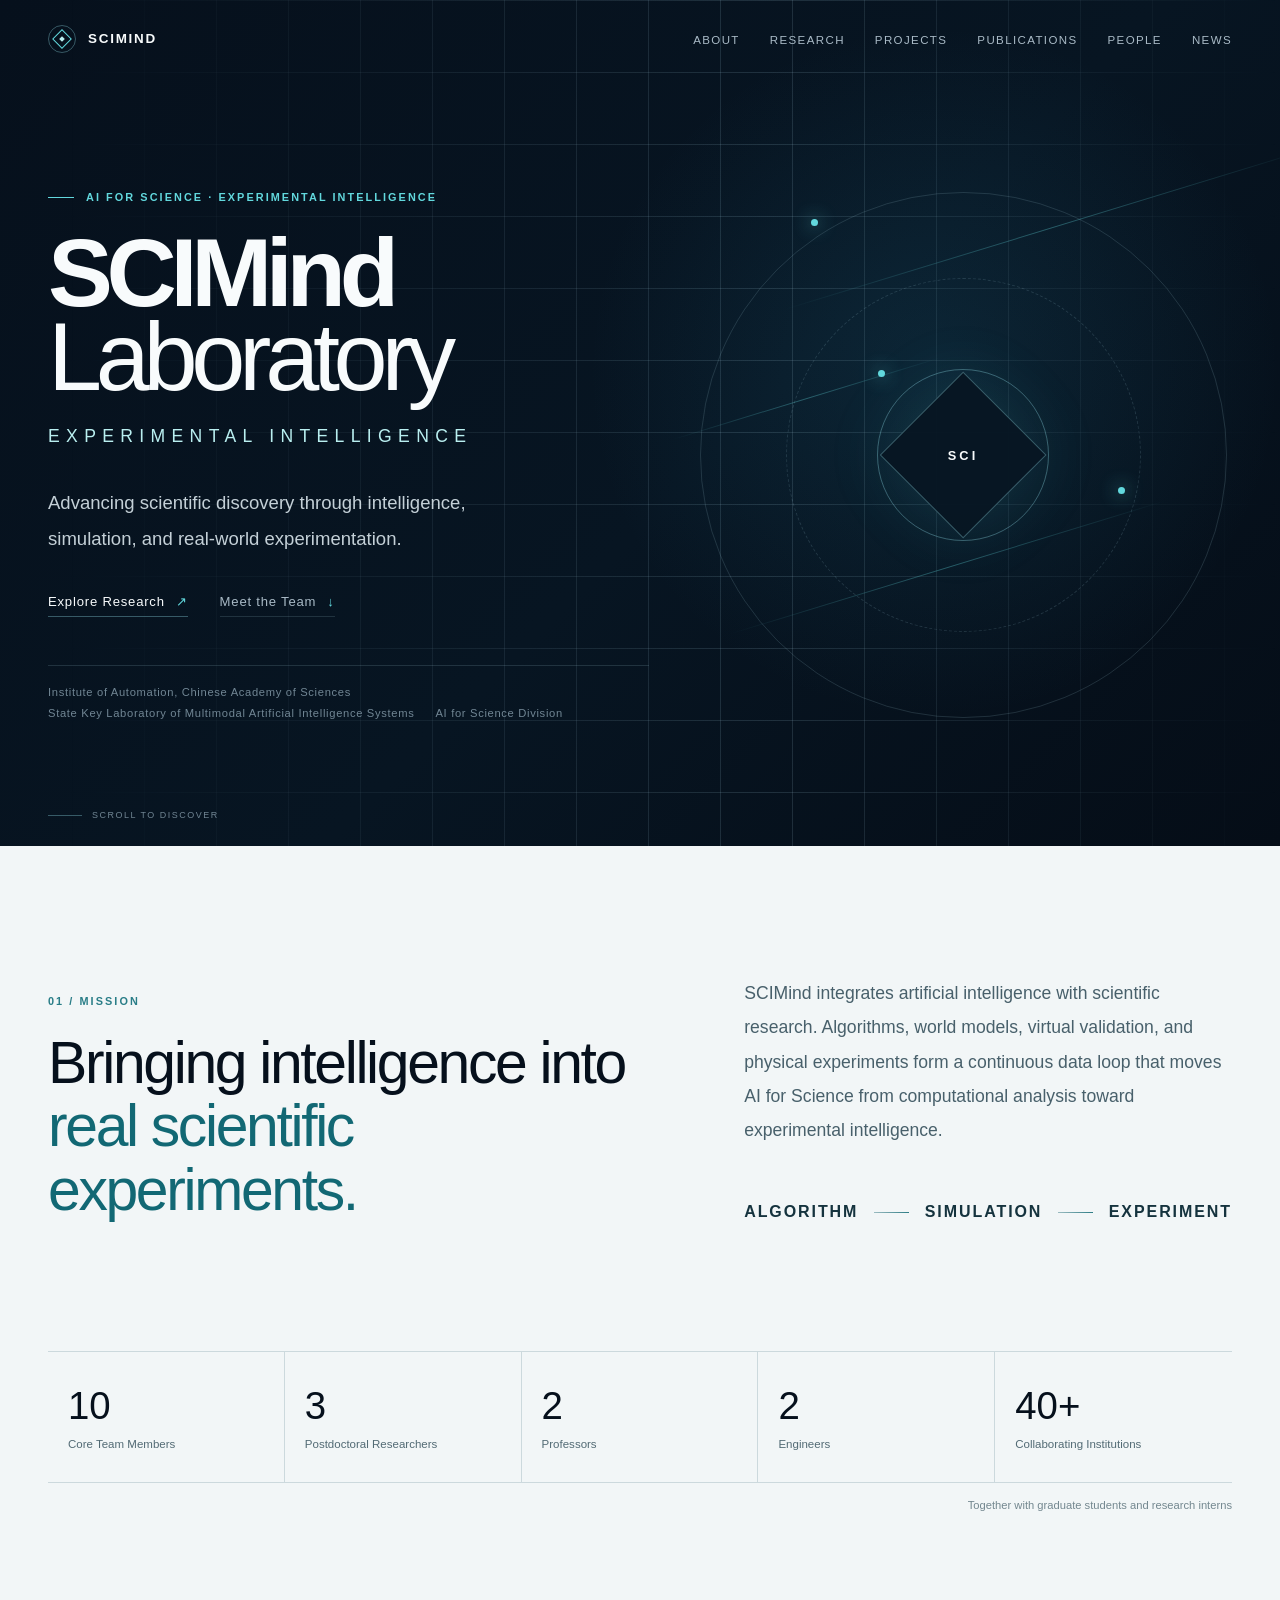
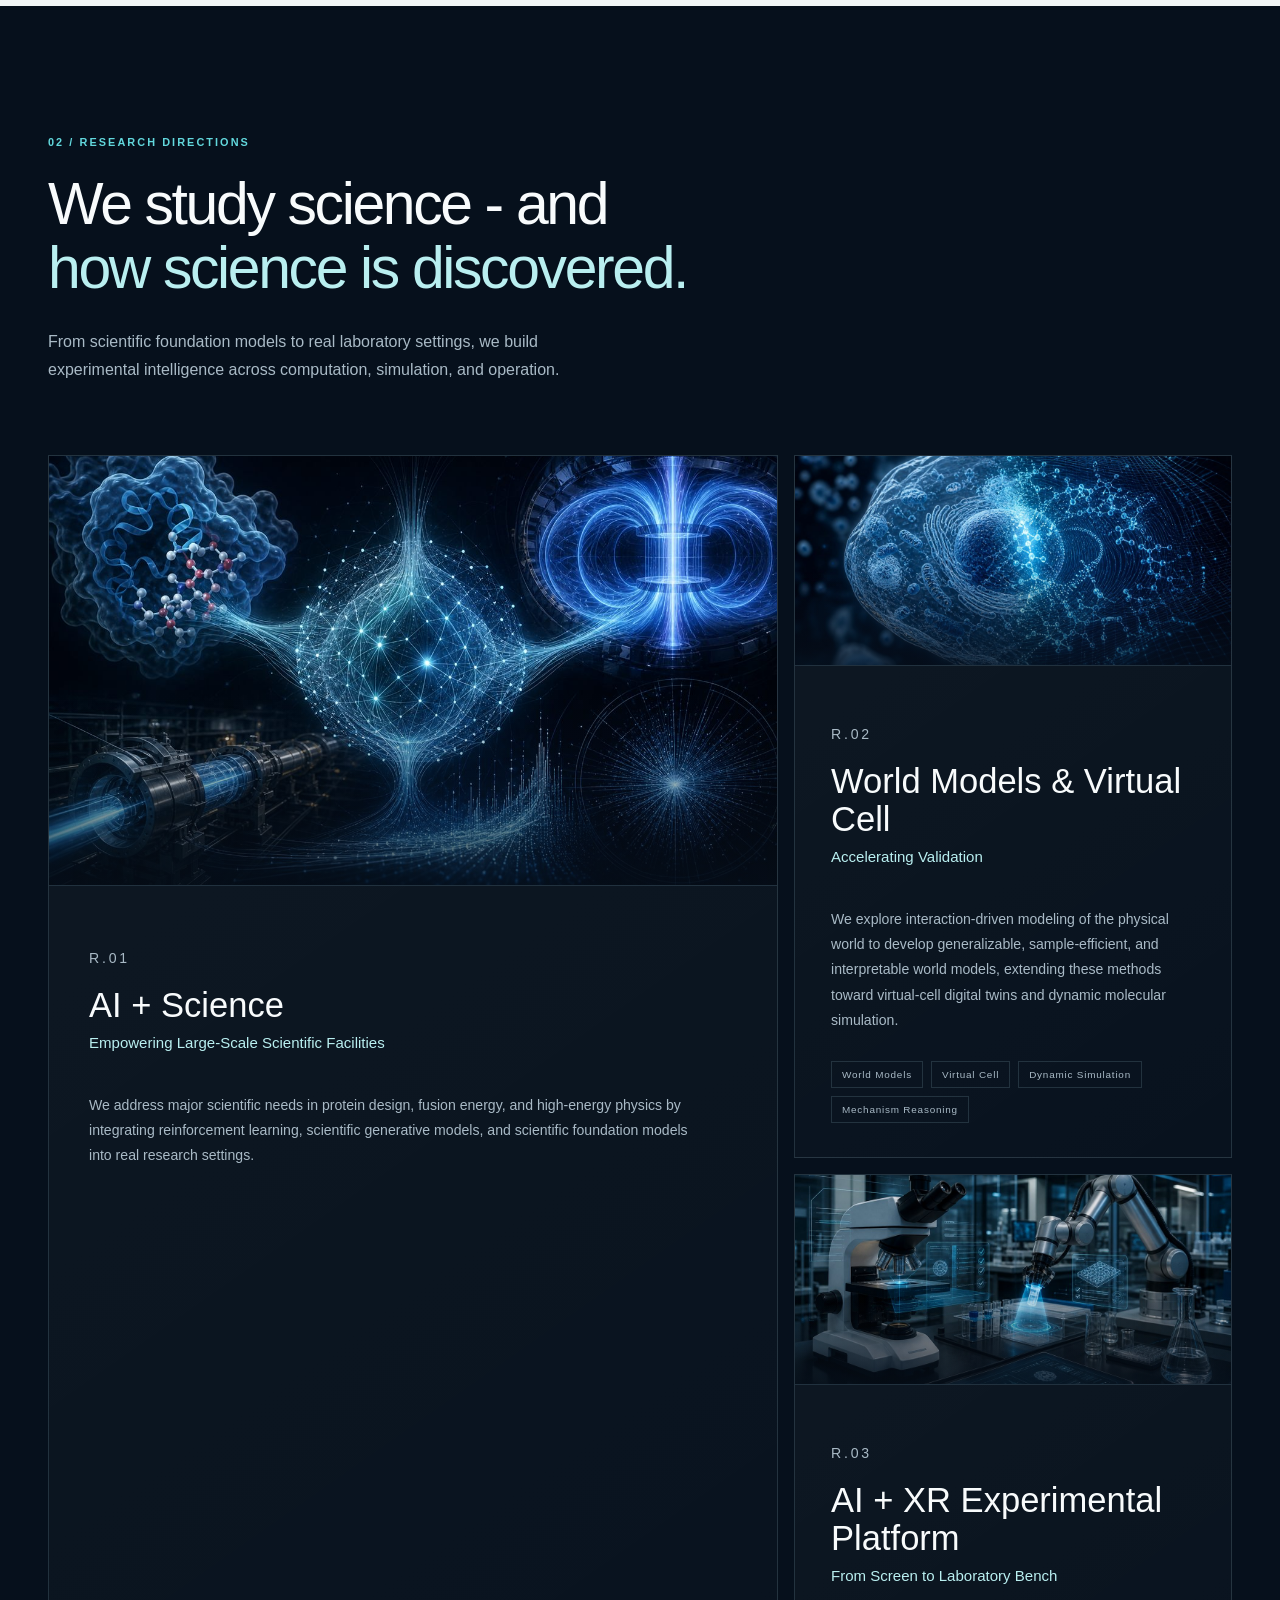
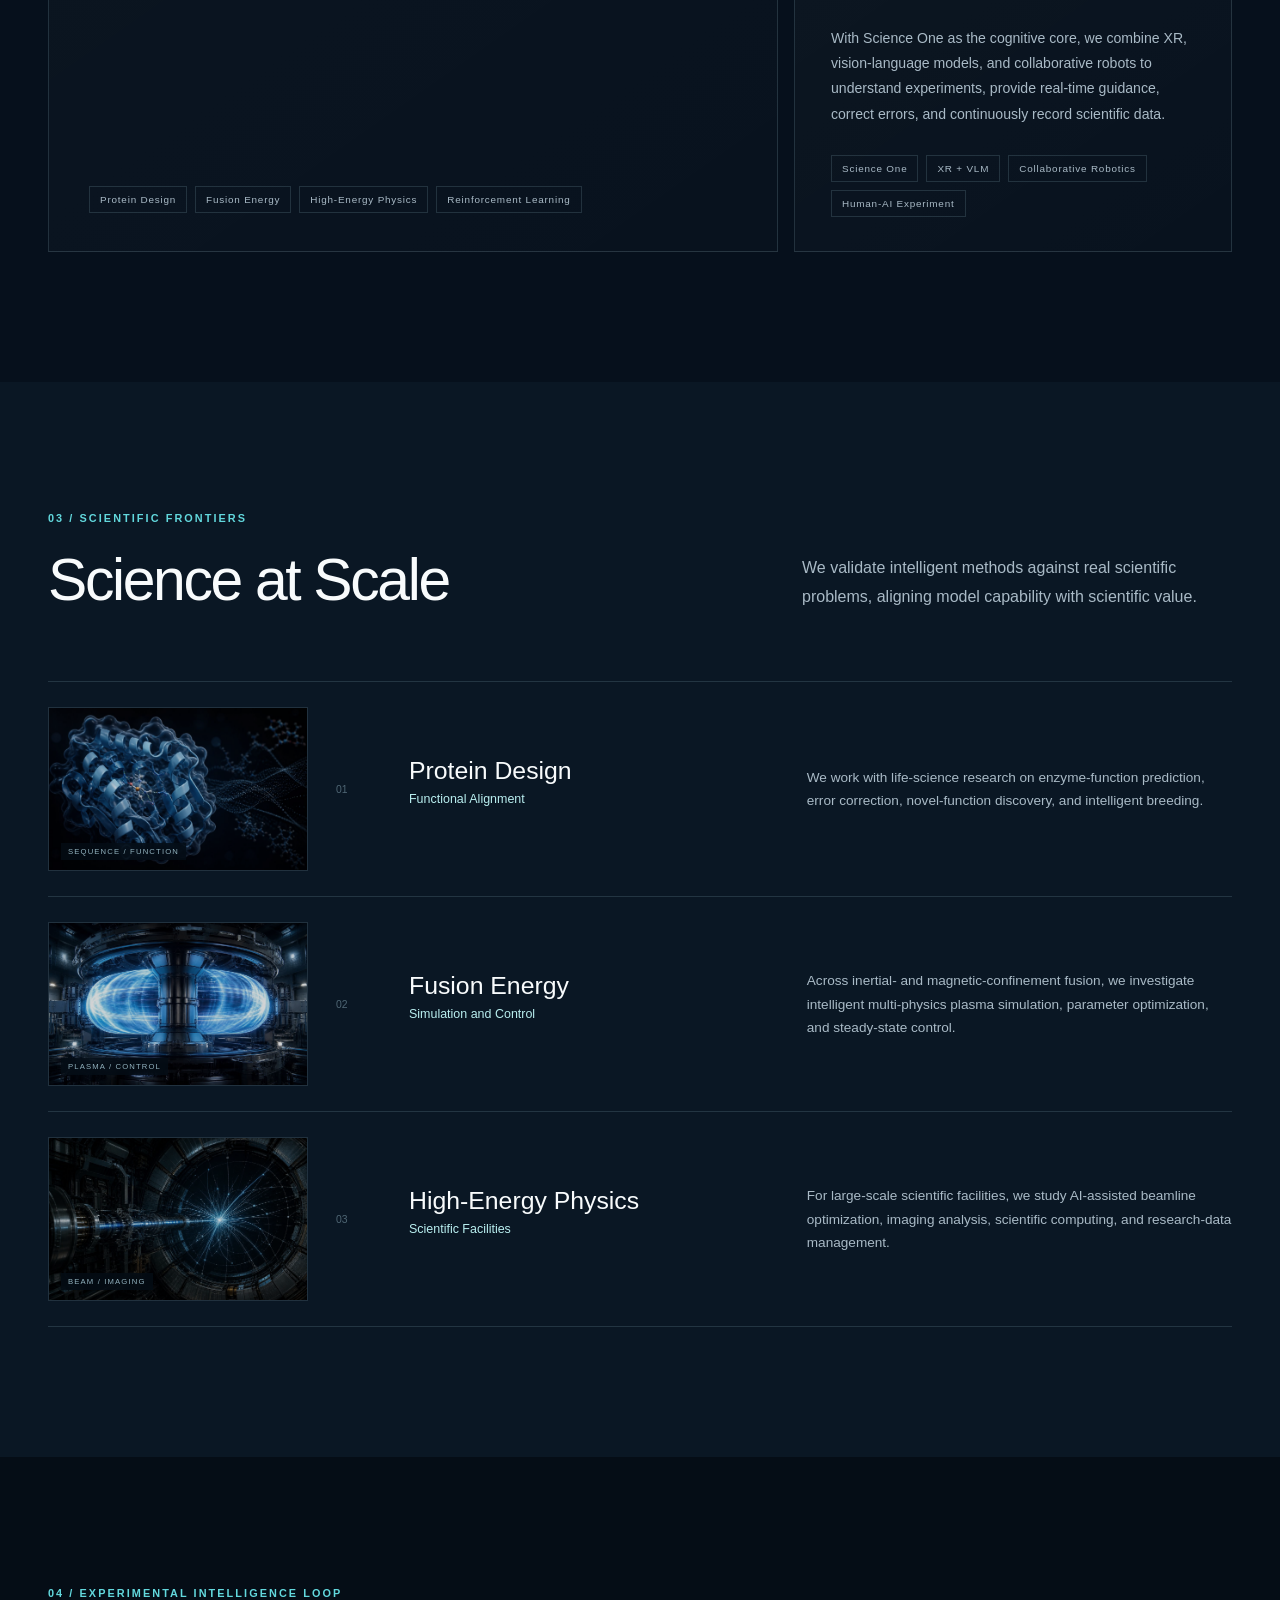
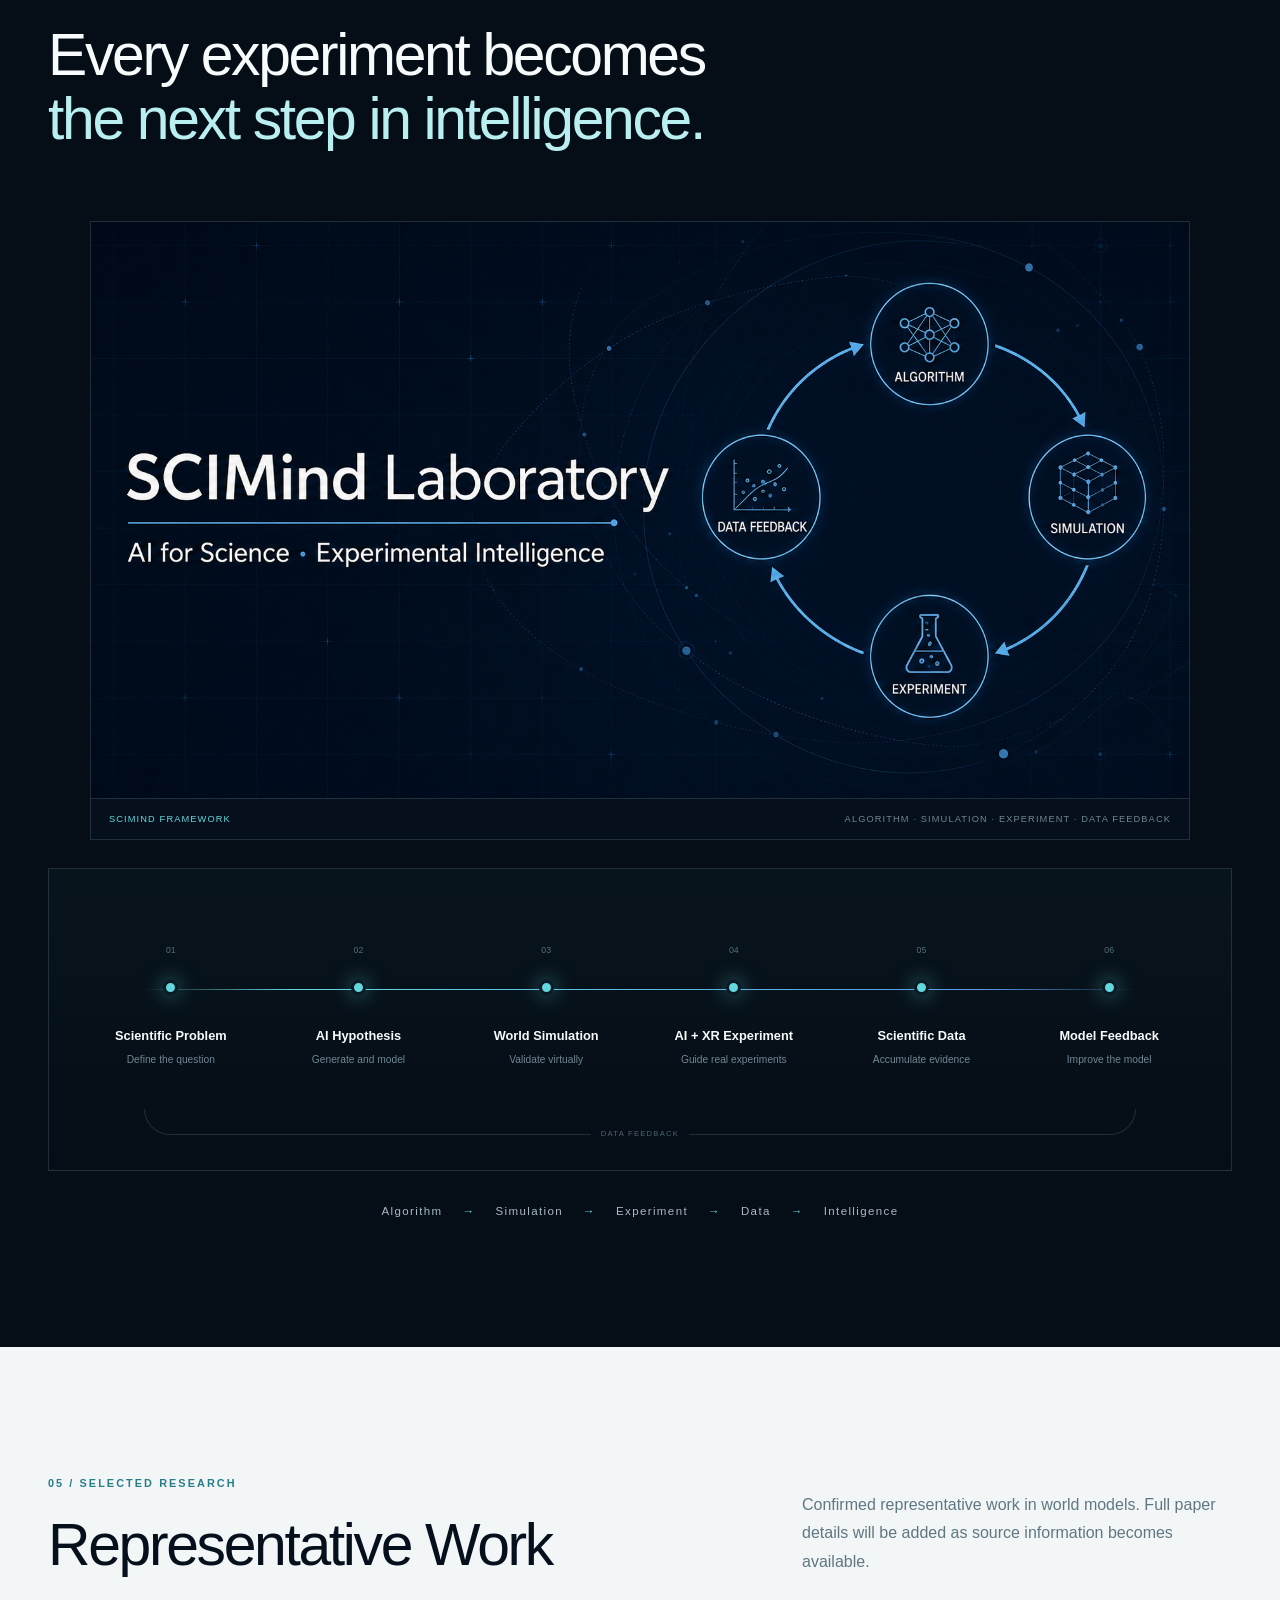
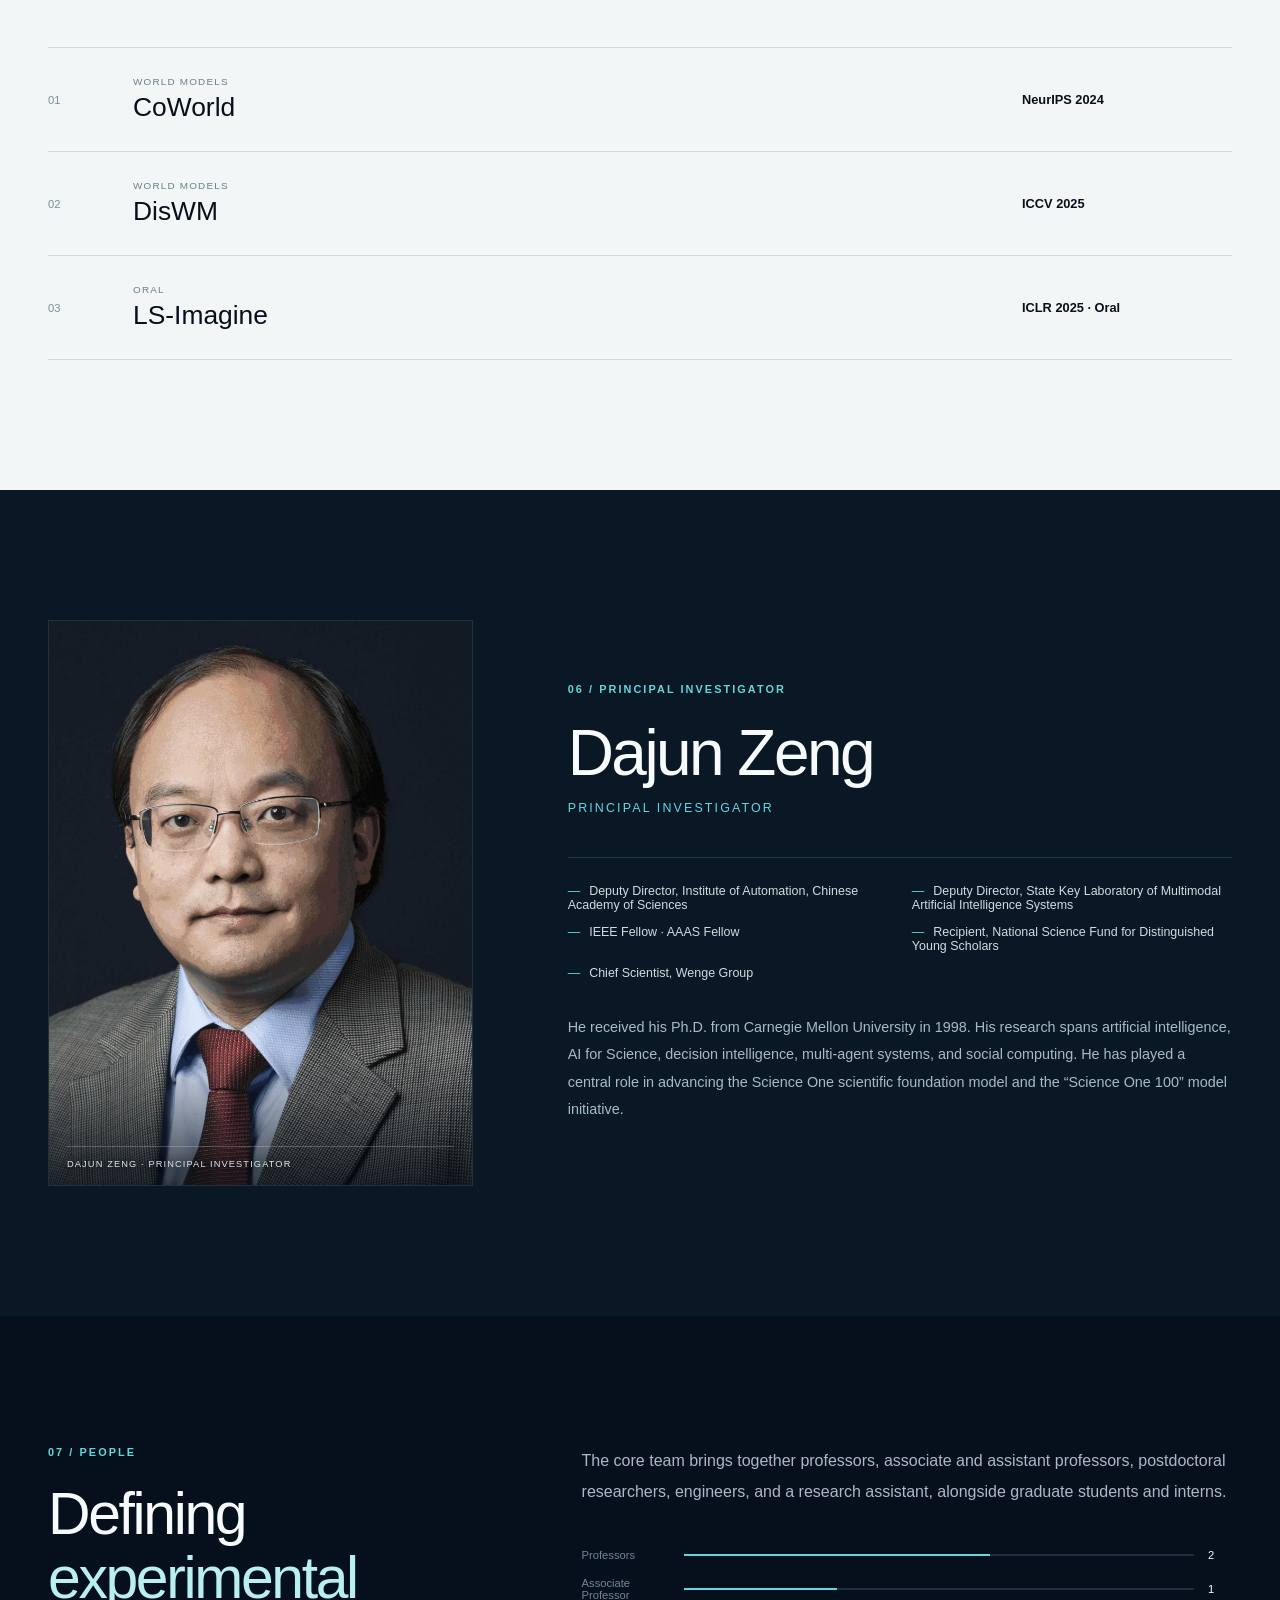
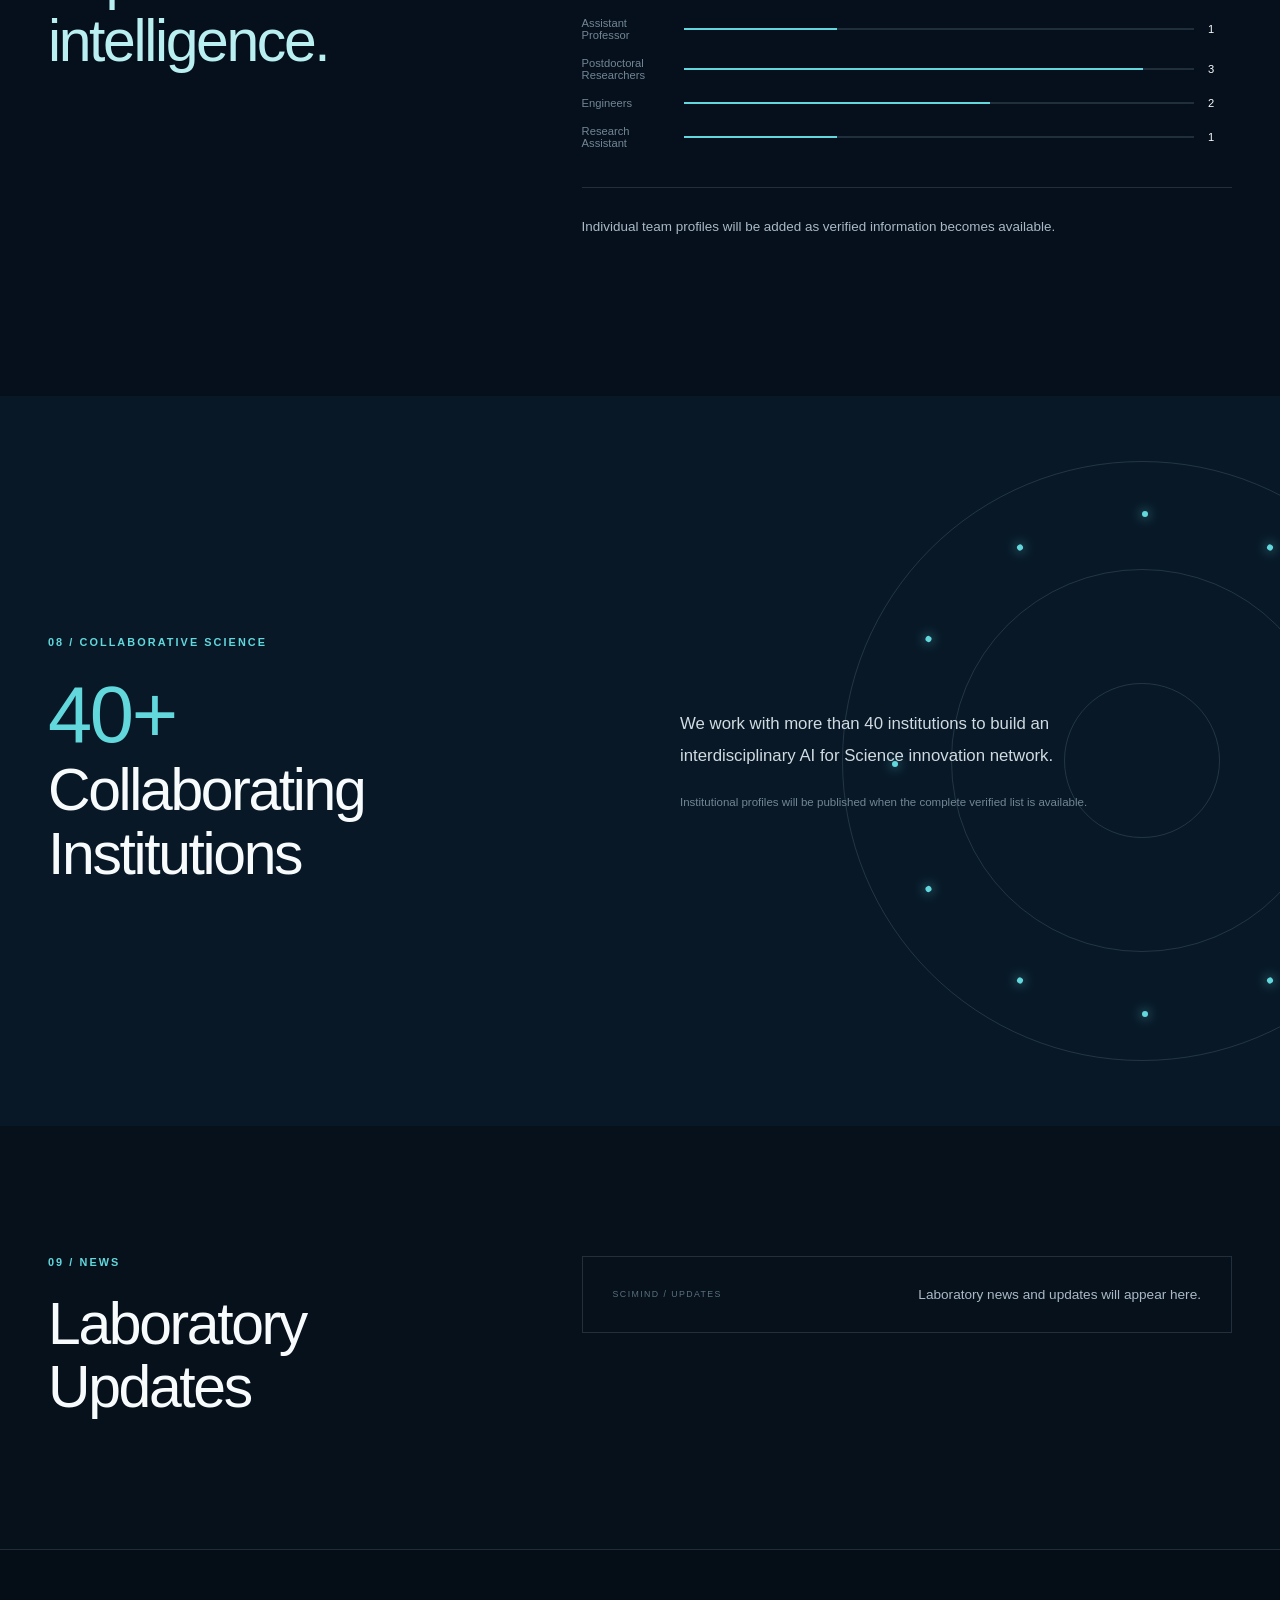
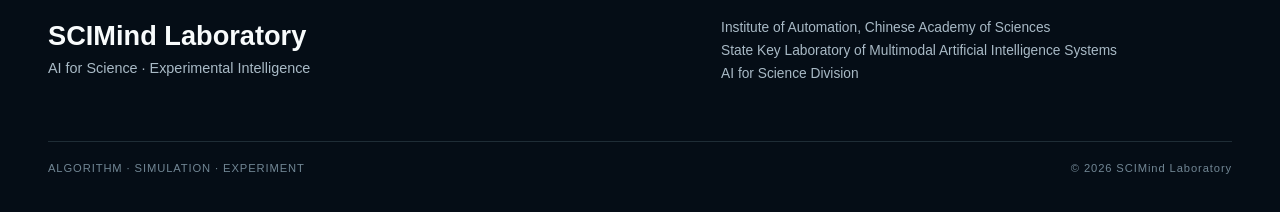
<file: index.html>
<!doctype html>
<html lang="en">
<head>
  <meta charset="utf-8">
  <meta name="viewport" content="width=device-width, initial-scale=1">
  <title>SCIMind Laboratory | AI for Science</title>
  <meta name="description" content="SCIMind Laboratory advances AI for Science and experimental intelligence through an integrated algorithm-simulation-experiment loop.">
  <meta property="og:type" content="website">
  <meta property="og:title" content="SCIMind Laboratory | AI for Science">
  <meta property="og:description" content="Exploring the next generation of AI-driven scientific discovery through experimental intelligence.">
  <meta property="og:url" content="https://scimind.github.io/">
  <meta property="og:image" content="https://scimind.github.io/assets/images/hero/og.png">
  <meta property="og:image:alt" content="SCIMind Laboratory experimental intelligence loop">
  <meta name="twitter:card" content="summary_large_image">
  <meta name="twitter:image" content="https://scimind.github.io/assets/images/hero/og.png">
  <meta name="theme-color" content="#06101c">
  <link rel="canonical" href="https://scimind.github.io/">
  <link rel="icon" href="/favicon.svg" type="image/svg+xml">
  <link rel="stylesheet" href="/assets/css/reset.css">
  <link rel="stylesheet" href="/assets/css/tokens.css">
  <link rel="stylesheet" href="/assets/css/layout.css">
  <link rel="stylesheet" href="/assets/css/components.css">
  <link rel="stylesheet" href="/assets/css/home.css">
  <link rel="stylesheet" href="/assets/css/sections.css">
  <link rel="stylesheet" href="/assets/css/responsive.css">
  <link rel="stylesheet" href="/assets/css/refinements.css?v=20260828">
</head>
<body data-page="home">
  <a class="skip-link" href="#main">Skip to main content</a>
  <div id="site-header"></div>
  <main id="main">
    <section class="hero" aria-labelledby="hero-title">
      <div class="hero__field" aria-hidden="true"><span></span><span></span><span></span></div>
      <div class="shell hero__inner">
        <div class="hero__copy">
          <p class="eyebrow"><span></span> AI for Science · Experimental Intelligence</p>
          <h1 id="hero-title"><span>SCIMind</span> Laboratory</h1>
          <p class="hero__zh">EXPERIMENTAL INTELLIGENCE</p>
          <p class="hero__lead">Advancing scientific discovery through intelligence,<br>simulation, and real-world experimentation.</p>
          <div class="hero__links">
            <a class="text-link" href="#research">Explore Research <span aria-hidden="true">↗</span></a>
            <a class="text-link text-link--quiet" href="#people">Meet the Team <span aria-hidden="true">↓</span></a>
          </div>
          <div class="hero__affiliation">
            <span>Institute of Automation, Chinese Academy of Sciences</span>
            <span>State Key Laboratory of Multimodal Artificial Intelligence Systems</span>
            <span>AI for Science Division</span>
          </div>
        </div>
        <div class="hero__visual" aria-label="Abstract scientific diagram connecting algorithms, simulation, and experiments">
          <div class="orbit orbit--outer"></div><div class="orbit orbit--mid"></div><div class="orbit orbit--inner"></div>
          <div class="hero__core"><b>SCI</b></div>
        </div>
      </div>
      <div class="hero__scroll" aria-hidden="true"><span></span> SCROLL TO DISCOVER</div>
    </section>

    <section class="section mission" id="about" aria-labelledby="about-title">
      <div class="shell mission__grid">
        <div><p class="section-index">01 / Mission</p><h2 id="about-title">Bringing intelligence into<br><em>real scientific experiments.</em></h2></div>
        <div class="mission__body">
          <p>SCIMind integrates artificial intelligence with scientific research. Algorithms, world models, virtual validation, and physical experiments form a continuous data loop that moves AI for Science from computational analysis toward experimental intelligence.</p>
          <div class="mission__formula" aria-label="Algorithm to simulation to experiment loop"><span>ALGORITHM</span><i></i><span>SIMULATION</span><i></i><span>EXPERIMENT</span></div>
        </div>
      </div>
    </section>
    <div id="home-content"></div>
  </main>
  <div id="site-footer"></div>
  <script src="/assets/js/layout.js" defer></script>
  <script src="/assets/js/render.js" defer></script>
  <script src="/assets/js/animations.js" defer></script>
  <script src="/assets/js/main.js" defer></script>
</body>
</html>
</file>
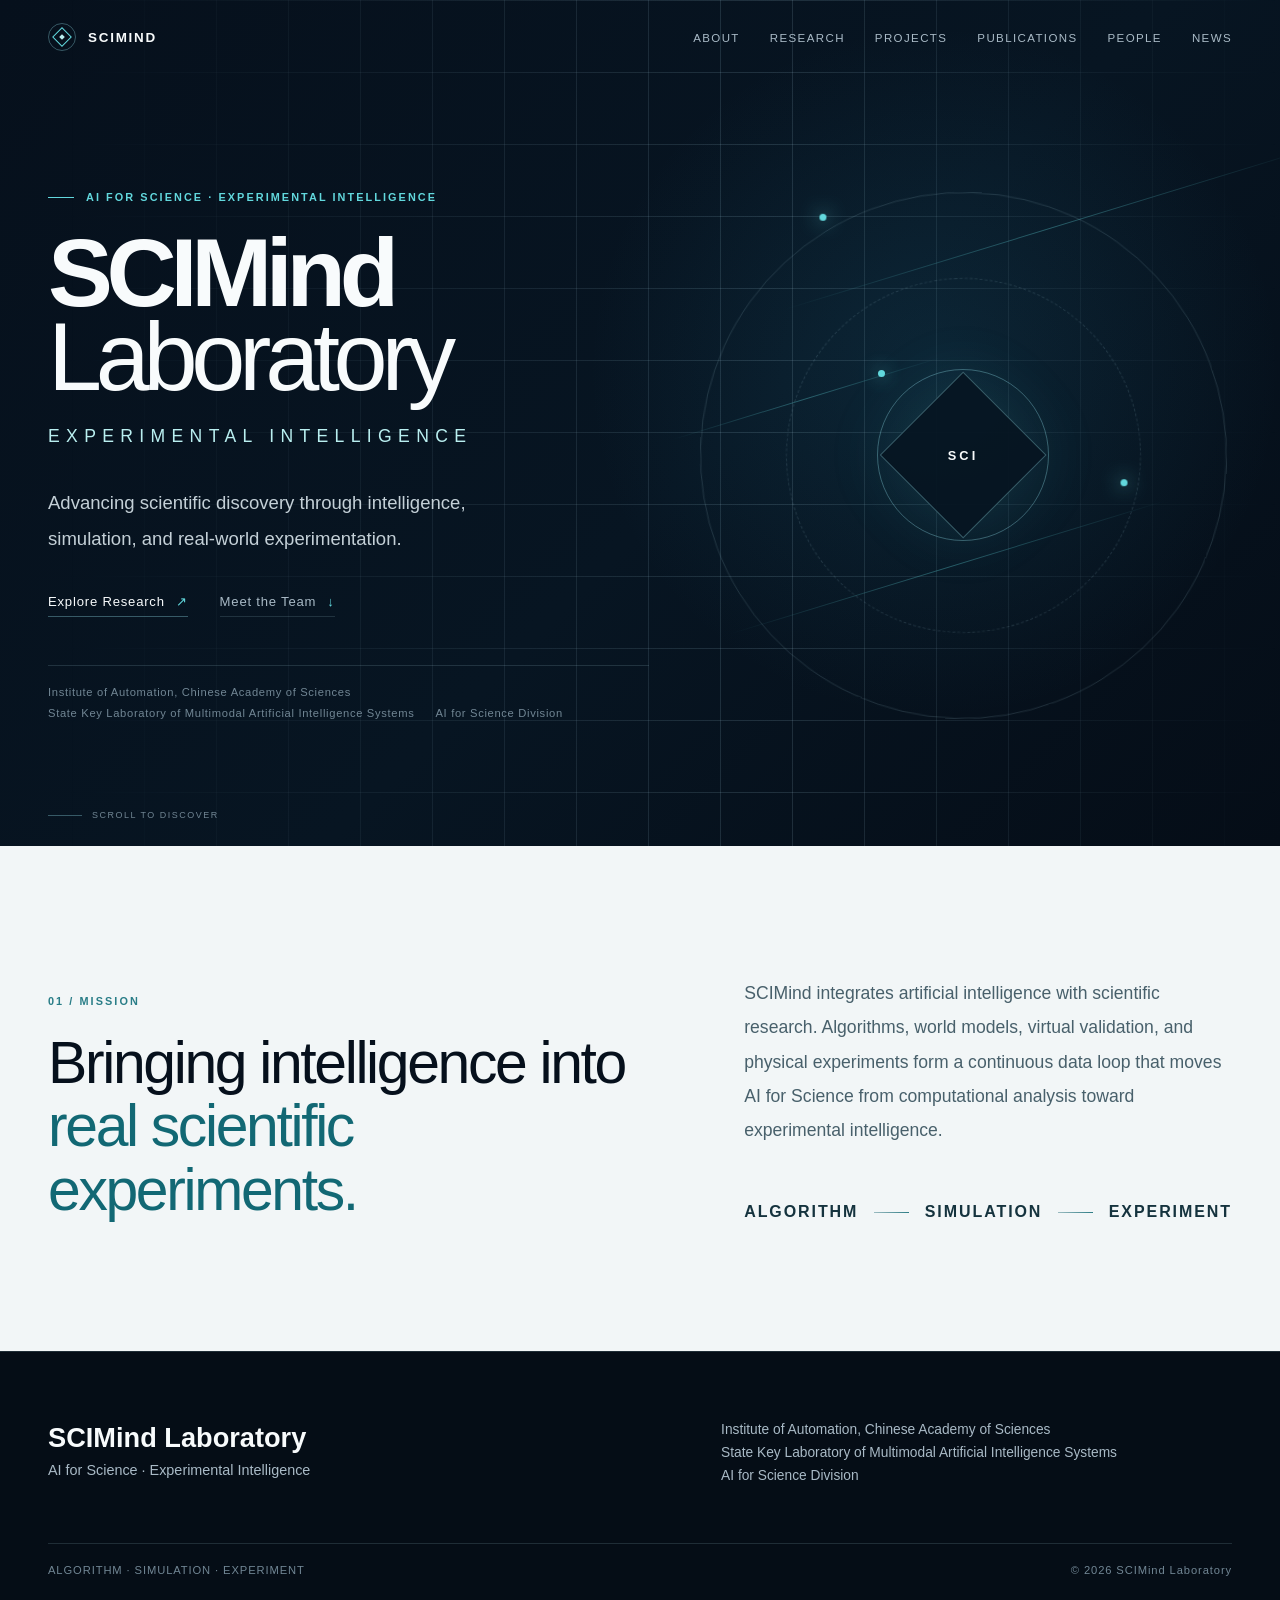
<file: news/index.html>
<!doctype html><html lang="en"><head><meta charset="utf-8"><meta name="viewport" content="width=device-width,initial-scale=1"><meta http-equiv="refresh" content="0;url=/#news"><title>News | SCIMind Laboratory</title></head><body><p><a href="/#news">Continue to News</a></p></body></html>
</file>
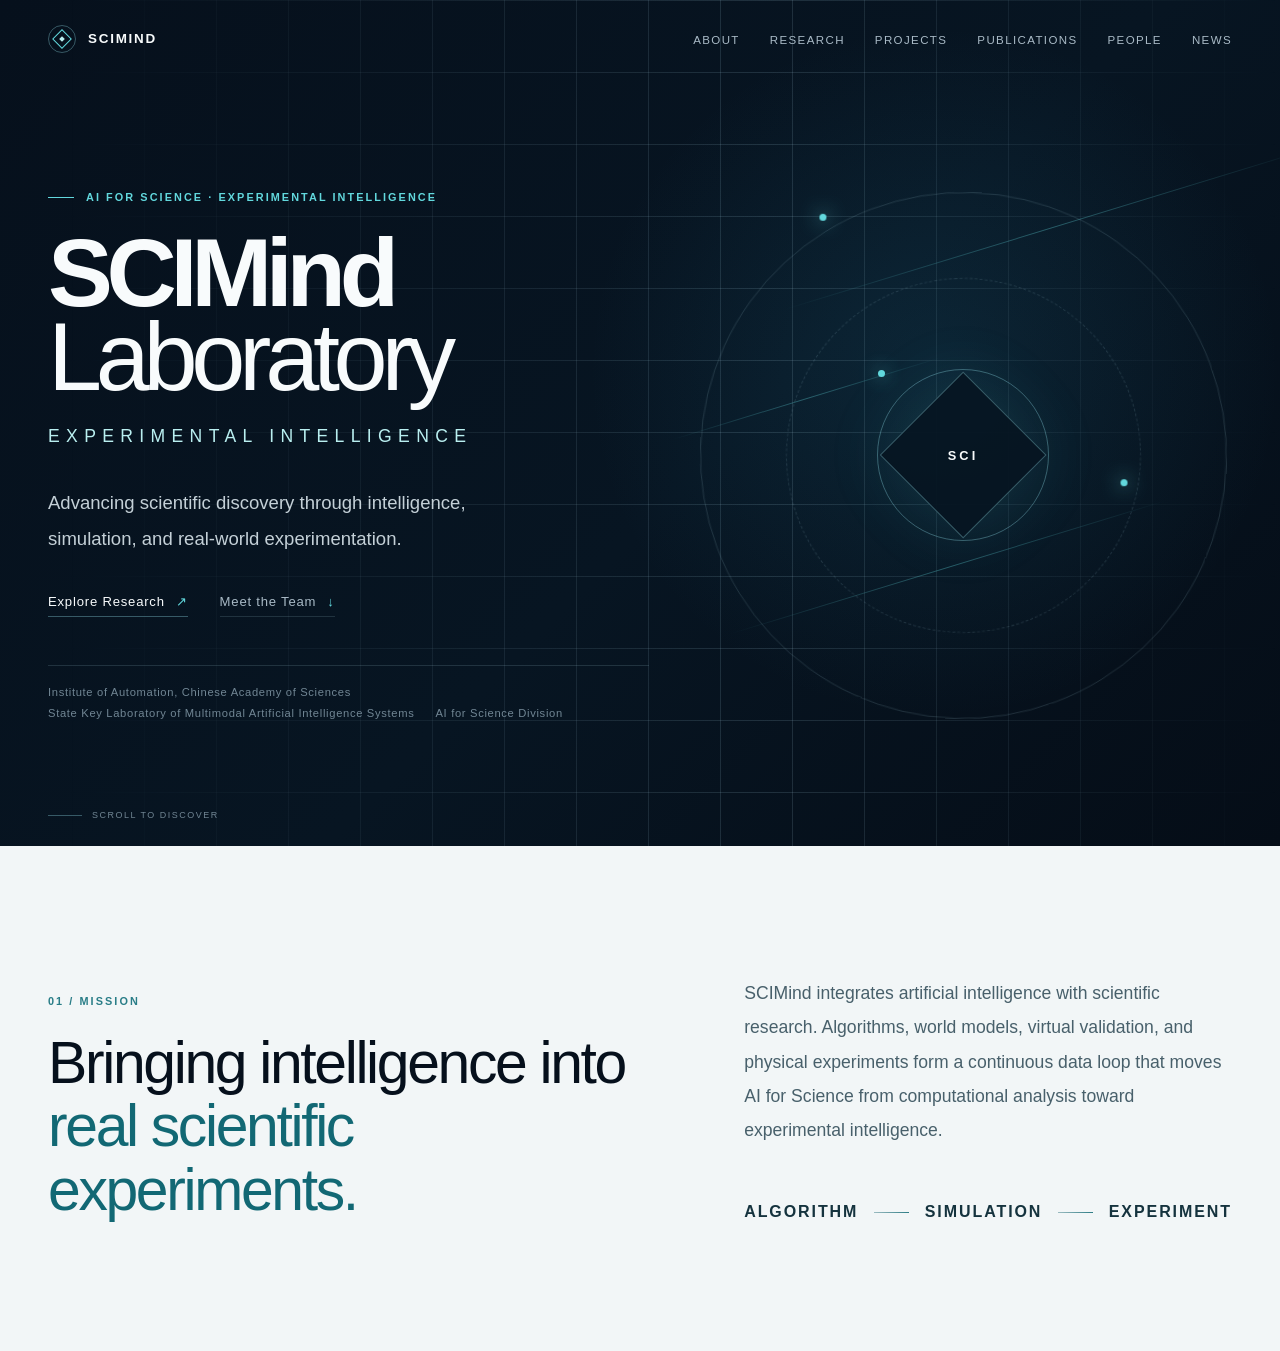
<file: people/index.html>
<!doctype html><html lang="en"><head><meta charset="utf-8"><meta name="viewport" content="width=device-width,initial-scale=1"><meta http-equiv="refresh" content="0;url=/#people"><title>People | SCIMind Laboratory</title></head><body><p><a href="/#people">Continue to People</a></p></body></html>
</file>
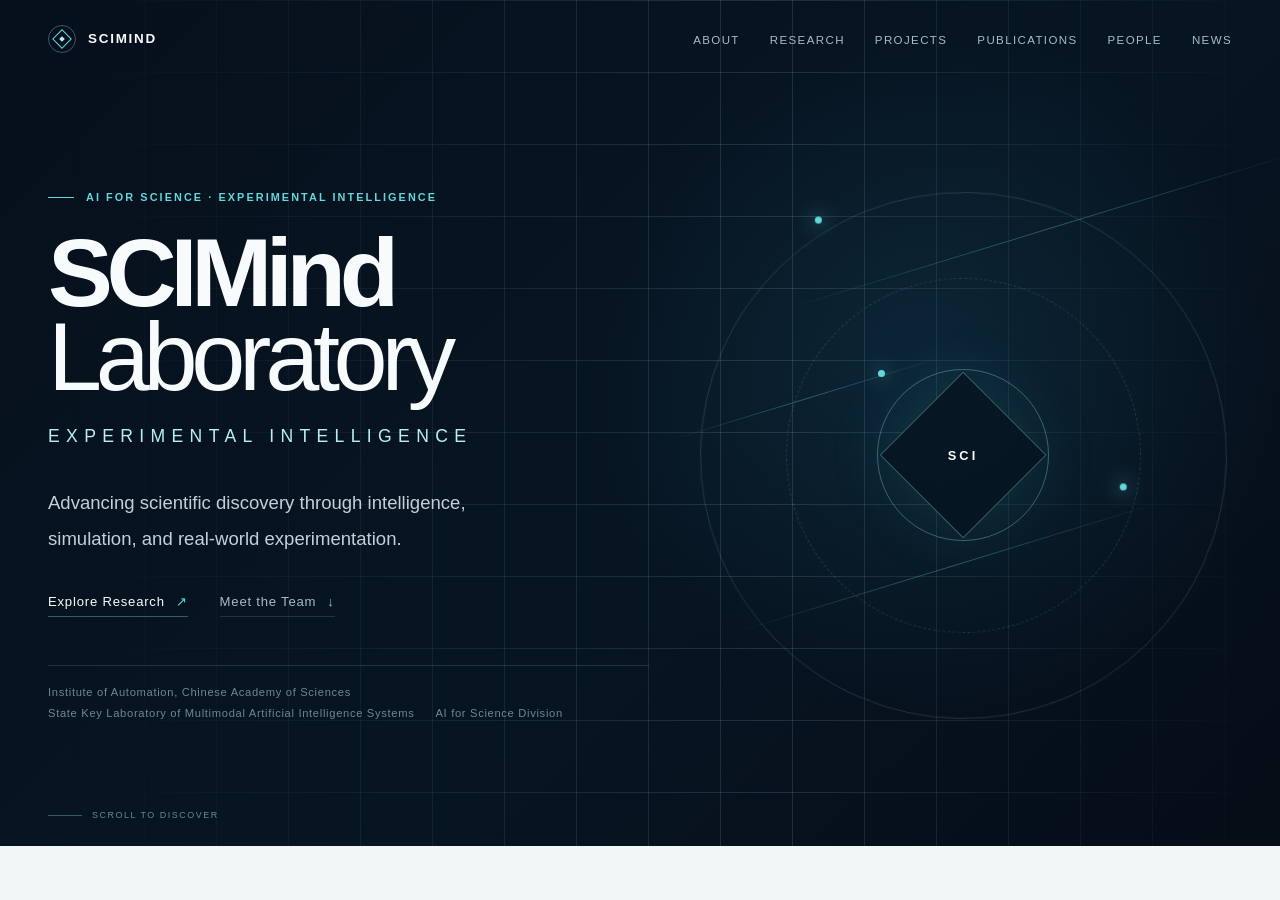
<file: publications/index.html>
<!doctype html><html lang="en"><head><meta charset="utf-8"><meta name="viewport" content="width=device-width,initial-scale=1"><meta http-equiv="refresh" content="0;url=/#publications"><title>Publications | SCIMind Laboratory</title></head><body><p><a href="/#publications">Continue to Publications</a></p></body></html>
</file>
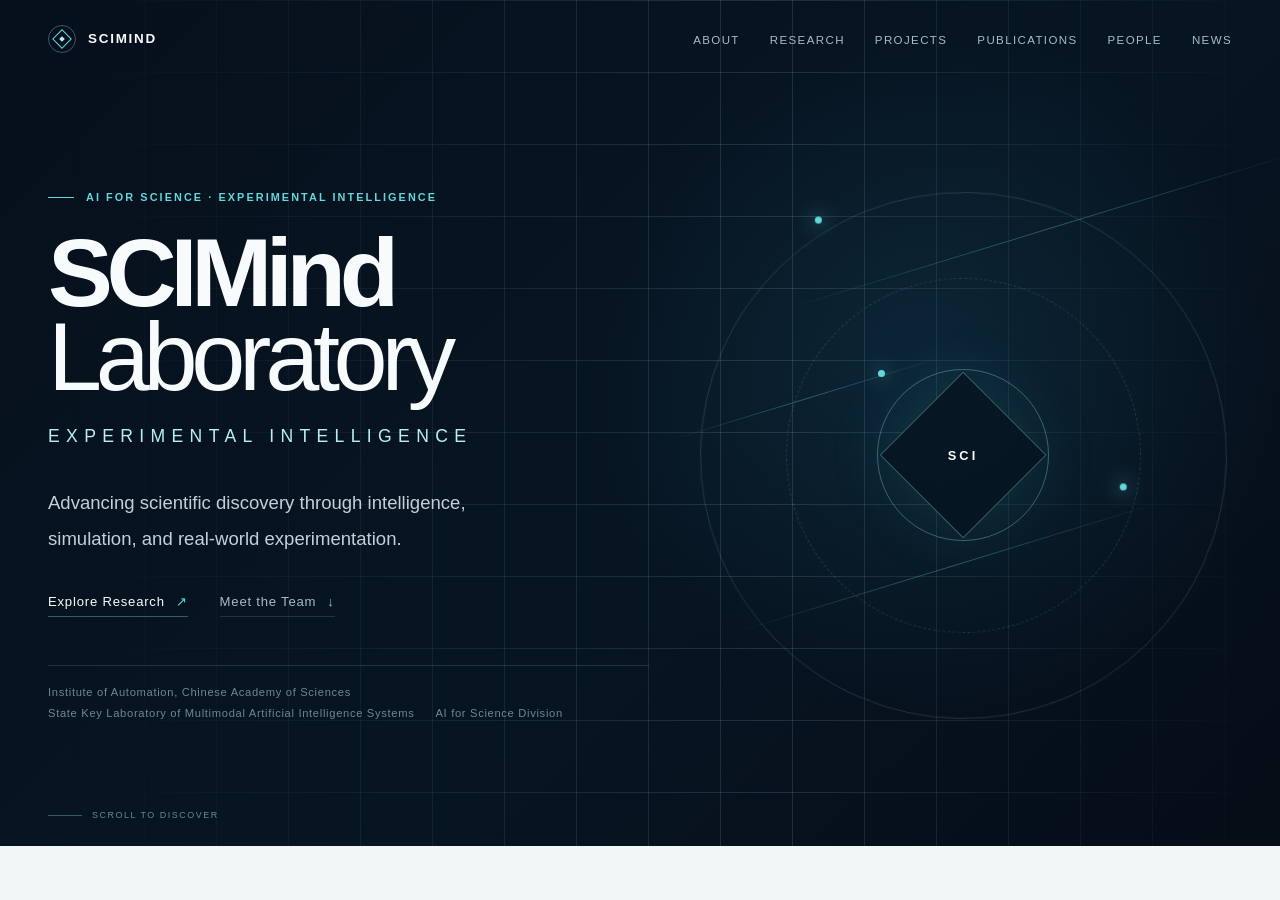
<file: research/index.html>
<!doctype html><html lang="en"><head><meta charset="utf-8"><meta name="viewport" content="width=device-width,initial-scale=1"><meta http-equiv="refresh" content="0;url=/#research"><title>Research | SCIMind Laboratory</title></head><body><p><a href="/#research">Continue to Research</a></p></body></html>
</file>
<file: assets/css/tokens.css>
:root{--ink:#06101c;--ink-2:#081624;--ink-3:#0c1d2d;--paper:#f2f6f7;--white:#f8fbfc;--mist:#a9bac6;--muted:#718694;--line:rgba(159,198,214,.17);--line-strong:rgba(142,215,226,.36);--cyan:#62d8dd;--blue:#5999e8;--ice:#b9eff0;--shell:min(1240px,calc(100vw - 96px));--sans:Inter,-apple-system,BlinkMacSystemFont,"Segoe UI","PingFang SC","Microsoft YaHei","Noto Sans CJK SC",sans-serif;--ease:cubic-bezier(.22,1,.36,1)}
</file>
<file: assets/css/layout.css>
html{background:var(--ink);color:var(--white);font-family:var(--sans);font-size:16px}body{overflow-x:hidden;background:var(--ink)}.shell{width:var(--shell);margin-inline:auto}.skip-link{position:fixed;z-index:999;left:1rem;top:-5rem;padding:.75rem 1rem;background:var(--white);color:var(--ink)}.skip-link:focus{top:1rem}.site-header{position:fixed;z-index:100;inset:0 0 auto;height:78px;border-bottom:1px solid transparent;transition:.35s var(--ease)}.site-header.is-scrolled,.site-header.is-open{background:rgba(6,16,28,.86);backdrop-filter:blur(18px);border-color:var(--line)}.site-header__inner{height:100%;display:flex;align-items:center;justify-content:space-between}.brand{display:flex;align-items:center;gap:12px;font-size:.84rem;font-weight:700;letter-spacing:.13em}.brand__mark{position:relative;width:28px;height:28px;border:1px solid var(--line-strong);border-radius:50%}.brand__mark::before,.brand__mark::after{content:"";position:absolute;inset:6px;border:1px solid var(--cyan);transform:rotate(45deg)}.brand__mark::after{inset:11px;background:var(--ice);border:0}.nav-list{display:flex;align-items:center;gap:30px}.nav-list a{position:relative;padding:8px 0;color:var(--mist);font-size:.72rem;letter-spacing:.12em;text-transform:uppercase}.nav-list a:hover,.nav-list a:focus-visible{color:var(--white)}.nav-list a::after{content:"";position:absolute;left:0;right:100%;bottom:0;height:1px;background:var(--cyan);transition:.25s}.nav-list a:hover::after,.nav-list a:focus-visible::after{right:0}.menu-toggle{display:none;width:42px;height:42px;border:1px solid var(--line);background:transparent;color:var(--white)}.site-footer{padding:70px 0 38px;border-top:1px solid var(--line);background:#050d16}.footer__main{display:grid;grid-template-columns:1.2fr 1fr;gap:60px}.footer__title{font-size:1.7rem;font-weight:550}.footer__title span{display:block;margin-top:8px;color:var(--mist);font-size:.9rem;font-weight:400}.footer__affiliation{display:grid;gap:8px;color:var(--mist);font-size:.86rem}.footer__bottom{display:flex;justify-content:space-between;margin-top:60px;padding-top:20px;border-top:1px solid var(--line);color:var(--muted);font-size:.7rem;letter-spacing:.08em}
</file>
<file: assets/css/components.css>
.section{position:relative;padding:130px 0}.section-index,.eyebrow{color:var(--cyan);font-size:.68rem;font-weight:650;letter-spacing:.19em;text-transform:uppercase}.section-index{margin-bottom:24px}.section h2{font-size:clamp(2.3rem,4.6vw,4.8rem);font-weight:450;line-height:1.08;letter-spacing:-.04em}.section h2 em{color:var(--ice);font-style:normal}.text-link{display:inline-flex;align-items:center;gap:11px;padding-bottom:7px;border-bottom:1px solid var(--line-strong);font-size:.82rem;letter-spacing:.06em}.text-link span{color:var(--cyan)}.text-link:hover,.text-link:focus-visible{border-color:var(--cyan)}.text-link--quiet{color:var(--mist);border-color:var(--line)}:focus-visible{outline:2px solid var(--cyan);outline-offset:5px}
</file>
<file: assets/css/home.css>
.hero{position:relative;min-height:clamp(720px,94vh,1020px);display:flex;align-items:center;overflow:hidden;background:radial-gradient(circle at 73% 44%,rgba(40,131,166,.16),transparent 33%),linear-gradient(135deg,#06101c 0%,#071522 55%,#050d17 100%)}.hero::before{content:"";position:absolute;inset:0;background-image:linear-gradient(var(--line) 1px,transparent 1px),linear-gradient(90deg,var(--line) 1px,transparent 1px);background-size:72px 72px;mask-image:linear-gradient(to right,transparent 5%,black 60%,transparent)}.hero__field{position:absolute;inset:0;opacity:.35}.hero__field span{position:absolute;height:1px;background:linear-gradient(90deg,transparent,var(--cyan),transparent);transform:rotate(-17deg)}.hero__field span:nth-child(1){width:44vw;right:-4%;top:27%}.hero__field span:nth-child(2){width:36vw;right:8%;top:67%}.hero__field span:nth-child(3){width:22vw;right:26%;top:47%}.hero__inner{position:relative;z-index:2;display:grid;grid-template-columns:1.05fr .95fr;align-items:center;gap:40px;padding-top:64px}.eyebrow{display:flex;align-items:center;gap:12px}.eyebrow span{width:26px;height:1px;background:var(--cyan)}.hero h1{margin-top:28px;font-size:clamp(4rem,7.6vw,8rem);font-weight:300;line-height:.86;letter-spacing:-.065em}.hero h1 span{display:block;font-weight:610}.hero__zh{margin-top:28px;color:var(--ice);font-size:1.1rem;letter-spacing:.36em}.hero__lead{margin-top:38px;color:#c4d0d7;font-size:clamp(1.02rem,1.45vw,1.28rem);line-height:1.9}.hero__links{display:flex;gap:32px;margin-top:38px}.hero__affiliation{display:flex;flex-wrap:wrap;gap:9px 21px;margin-top:48px;padding-top:20px;border-top:1px solid var(--line);color:var(--muted);font-size:.7rem;letter-spacing:.06em}.hero__visual{position:relative;aspect-ratio:1;max-width:570px;justify-self:end}.orbit{position:absolute;border:1px solid var(--line);border-radius:50%}.orbit::before{content:"";position:absolute;width:7px;height:7px;border-radius:50%;background:var(--cyan);box-shadow:0 0 18px var(--cyan)}.orbit--outer{inset:1%;animation:spin 38s linear infinite}.orbit--outer::before{left:21%;top:5%}.orbit--mid{inset:17%;border-style:dashed;animation:spin 28s linear infinite reverse}.orbit--mid::before{right:4%;top:59%}.orbit--inner{inset:34%;border-color:var(--line-strong)}.hero__core{position:absolute;inset:41%;display:grid;place-content:center;text-align:center;border:1px solid var(--line-strong);background:rgba(9,28,43,.82);box-shadow:0 0 70px rgba(74,205,214,.13);transform:rotate(45deg)}.hero__core>*{transform:rotate(-45deg)}.hero__core b{font-size:1rem;letter-spacing:.2em}.hero__core small{margin-top:5px;color:var(--muted);font-size:.42rem;line-height:1.5;letter-spacing:.12em}.node{position:absolute;display:flex;align-items:center;gap:8px;color:var(--muted);font-size:.54rem;letter-spacing:.14em}.node i{width:6px;height:6px;background:var(--ice);border-radius:50%;box-shadow:0 0 12px var(--cyan)}.node--a{left:3%;top:47%}.node--b{right:2%;top:30%}.node--c{right:11%;bottom:16%}.coordinate{position:absolute;color:#506776;font:500 .48rem/1 var(--sans);letter-spacing:.14em}.coordinate--x{left:21%;top:11%}.coordinate--y{right:5%;bottom:37%;writing-mode:vertical-rl}.hero__scroll{position:absolute;z-index:2;left:calc((100vw - var(--shell))/2);bottom:26px;display:flex;align-items:center;gap:10px;color:var(--muted);font-size:.56rem;letter-spacing:.17em}.hero__scroll span{width:34px;height:1px;background:var(--line-strong)}.mission{background:var(--paper);color:var(--ink)}.mission__grid{display:grid;grid-template-columns:1.1fr .9fr;gap:100px;align-items:end}.mission .section-index{color:#297d87}.mission__body>p{color:#48606b;font-size:1.1rem;line-height:1.95}.mission__formula{display:grid;grid-template-columns:auto 1fr auto 1fr auto;align-items:center;gap:16px;margin-top:56px;color:#15333e;font-weight:650;letter-spacing:.12em}.mission__formula i{height:1px;background:linear-gradient(90deg,#9bbbc0,#2e7d86)}@keyframes spin{to{transform:rotate(1turn)}}
</file>
<file: assets/css/sections.css>
.section-head{max-width:840px;margin-bottom:70px}.section-head>p:last-child{max-width:580px;margin-top:28px;color:var(--mist);line-height:1.8}.section-head--row{max-width:none;display:flex;justify-content:space-between;align-items:end;gap:80px}.section-head--row>p:last-child{max-width:430px;margin:0}.card-index{color:var(--cyan);font-size:.64rem;letter-spacing:.2em}.topic-list{display:flex;flex-wrap:wrap;gap:8px;margin-top:30px}.topic-list li{padding:7px 10px;border:1px solid var(--line);color:var(--mist);font-size:.62rem;letter-spacing:.08em}.empty-state{padding:26px 0;color:var(--muted);font-size:.84rem;border-top:1px solid var(--line)}.reveal{opacity:0;transform:translateY(22px);transition:opacity .8s var(--ease),transform .8s var(--ease)}.reveal.is-visible{opacity:1;transform:none}.stats{padding:0 0 95px;background:var(--paper);color:var(--ink)}.stats__grid{display:grid;grid-template-columns:repeat(5,1fr);border-block:1px solid #ccd9dd}.stat{padding:32px 20px;border-right:1px solid #ccd9dd}.stat:last-child{border:0}.stat strong{display:block;font-size:clamp(2rem,3vw,3.5rem);font-weight:350}.stat span{display:block;margin-top:10px;color:#526a74;font-size:.72rem}.stats__note{margin-top:16px;color:#73878f;font-size:.7rem;text-align:right}.research{background:var(--ink);overflow:hidden}.research-grid{display:grid;grid-template-columns:1.25fr .75fr;gap:16px}.research-card{position:relative;min-height:390px;padding:36px;border:1px solid var(--line);background:linear-gradient(145deg,rgba(255,255,255,.035),rgba(255,255,255,.008));overflow:hidden;transition:.35s var(--ease)}.research-card:hover{transform:translateY(-5px);border-color:var(--line-strong);background:rgba(255,255,255,.045)}.research-card--1{grid-row:span 2;min-height:796px;display:flex;flex-direction:column;justify-content:flex-end}.research-card--2,.research-card--3{display:grid;grid-template-columns:135px 1fr;gap:24px}.research-card h3{margin-top:14px;font-size:clamp(1.7rem,2.7vw,3.2rem);font-weight:430;line-height:1.1}.research-card h4{margin-top:10px;color:var(--ice);font-size:.94rem;font-weight:500}.research-card>div:last-child>p{max-width:600px;margin-top:22px;color:var(--mist);line-height:1.8;font-size:.88rem}.research-card__signal{position:relative;min-height:150px}.research-card--1 .research-card__signal{position:absolute;inset:0}.research-card__signal span{position:absolute;inset:15%;border:1px solid var(--line);border-radius:50%}.research-card__signal span::after{content:"";position:absolute;left:50%;top:-5px;width:9px;height:9px;border:1px solid var(--cyan);background:var(--ink);transform:rotate(45deg)}.research-card__signal i{position:absolute;left:50%;top:16%;bottom:16%;width:1px;background:linear-gradient(transparent,var(--cyan),transparent)}.research-card__signal b{position:absolute;left:50%;top:50%;transform:translate(-50%,-50%);color:#3e6674;font-size:clamp(2rem,4vw,4rem);font-weight:200}.research-card--1>div:last-child{position:relative;z-index:2;padding-top:330px}.frontiers{background:#0a1724}.frontier-list{border-top:1px solid var(--line)}.frontier{display:grid;grid-template-columns:260px 45px 1fr 1.15fr;align-items:center;gap:28px;padding:25px 0;border-bottom:1px solid var(--line)}.frontier__visual{position:relative;height:150px;overflow:hidden;border:1px solid var(--line);background:#07121f}.frontier__visual span{position:absolute;left:12px;bottom:10px;color:#55707d;font-size:.48rem;letter-spacing:.15em}.frontier__visual i{position:absolute;width:5px;height:5px;border-radius:50%;background:var(--cyan);box-shadow:0 0 15px var(--cyan)}.frontier__visual--protein::before{content:"";position:absolute;inset:25px 50px;border:1px solid #366273;border-radius:50% 35%;transform:rotate(25deg);box-shadow:25px 10px 0 -1px #07121f,25px 10px 0 0 #274a5a}.frontier__visual--protein::after{content:"";position:absolute;width:90px;height:1px;left:76px;top:72px;background:var(--cyan);transform:rotate(-32deg)}.frontier__visual--protein i{right:57px;top:35px}.frontier__visual--fusion::before{content:"";position:absolute;inset:29px 60px;border:1px solid #39677a;border-radius:50%;box-shadow:0 0 32px rgba(98,216,221,.12)}.frontier__visual--fusion::after{content:"";position:absolute;inset:48px 77px;border:1px dashed var(--cyan);border-radius:50%}.frontier__visual--fusion i{left:50%;top:50%}.frontier__visual--physics{background-image:linear-gradient(90deg,transparent 49.5%,rgba(98,216,221,.26) 50%,transparent 50.5%),radial-gradient(circle at 50% 50%,rgba(89,153,232,.22),transparent 30%)}.frontier__visual--physics::before{content:"";position:absolute;width:120px;height:1px;left:72px;top:74px;background:var(--cyan);box-shadow:0 -18px 0 rgba(98,216,221,.16),0 18px 0 rgba(98,216,221,.16)}.frontier__visual--physics i{right:32px;top:72px}.frontier__index{color:#4f6674;font-size:.65rem}.frontier h3{font-size:1.55rem;font-weight:460}.frontier h4{margin-top:7px;color:var(--ice);font-size:.78rem;font-weight:450}.frontier>p:last-child{color:var(--mist);font-size:.85rem;line-height:1.75}.loop{background:#050d16}.loop__stage{position:relative;display:grid;grid-template-columns:repeat(6,1fr);padding:70px 28px 105px;border:1px solid var(--line);background:linear-gradient(180deg,rgba(98,216,221,.03),transparent)}.loop__rail{position:absolute;left:8%;right:8%;top:111px;height:1px;background:linear-gradient(90deg,transparent,var(--cyan) 15%,var(--blue) 85%,transparent)}.loop-node{position:relative;text-align:center}.loop-node>span{color:#52707c;font-size:.55rem}.loop-node i{position:relative;z-index:2;display:block;width:15px;height:15px;margin:23px auto 32px;border:3px solid #0b1a27;border-radius:50%;background:var(--cyan);box-shadow:0 0 20px rgba(98,216,221,.6)}.loop-node h3{padding:0 8px;font-size:.8rem;font-weight:570;line-height:1.35}.loop-node p{margin-top:10px;color:var(--muted);font-size:.64rem}.loop__return{position:absolute;left:8%;right:8%;bottom:35px;height:26px;border:1px solid var(--line);border-top:0;border-radius:0 0 30px 30px}.loop__return::before{content:"←";position:absolute;left:-4px;top:-13px;color:var(--cyan)}.loop__return span{position:absolute;left:50%;bottom:-4px;transform:translateX(-50%);padding:0 10px;background:#050d16;color:#4c6572;font-size:.48rem;letter-spacing:.16em}.loop__formula{display:flex;justify-content:center;gap:20px;margin-top:34px;color:var(--mist);font-size:.72rem;letter-spacing:.12em}.loop__formula i{color:var(--cyan);font-style:normal}.publications{background:var(--paper);color:var(--ink)}.publications .section-index{color:#297d87}.publications .section-head>p:last-child{color:#607781}.publication-list{border-top:1px solid #cddadd}.publication{display:grid;grid-template-columns:55px 1fr 180px auto;align-items:center;gap:30px;padding:28px 0;border-bottom:1px solid #cddadd}.publication>span{color:#799099;font-size:.7rem}.publication div>p{color:#63808a;font-size:.62rem;text-transform:uppercase;letter-spacing:.12em}.publication h3{margin-top:5px;font-size:1.65rem;font-weight:520}.publication>strong{font-size:.8rem}.pi{background:#0a1724}.pi__grid{display:grid;grid-template-columns:.78fr 1.22fr;gap:95px;align-items:center}.pi__portrait{position:relative;aspect-ratio:4/5;display:grid;place-items:center;overflow:hidden;border:1px solid var(--line);background:linear-gradient(145deg,#10283a,#07111c)}.pi__portrait::before{content:"";position:absolute;width:70%;height:70%;border:1px solid var(--line);border-radius:50%}.pi__portrait>span{font-size:clamp(5rem,12vw,10rem);font-weight:200;color:#17384a}.pi__portrait>div{position:absolute;width:38%;aspect-ratio:1;border:1px solid var(--line-strong);transform:rotate(45deg)}.pi__portrait small{position:absolute;left:20px;bottom:18px;color:#536d79;font-size:.48rem}.pi__content h2{font-size:clamp(3rem,5vw,5.5rem)}.pi__role{margin-top:13px;color:var(--cyan);font-size:.78rem;letter-spacing:.17em;text-transform:uppercase}.pi__titles{display:grid;grid-template-columns:1fr 1fr;gap:13px 24px;margin-top:42px;padding-top:26px;border-top:1px solid var(--line);color:#d1dce1;font-size:.78rem}.pi__titles li::before{content:"—";margin-right:9px;color:var(--cyan)}.pi__bio{margin-top:34px;color:var(--mist);line-height:1.9;font-size:.9rem}.people{background:var(--ink)}.people__grid{display:grid;grid-template-columns:.8fr 1.2fr;gap:100px}.team-composition>p{color:var(--mist);line-height:1.9}.team-bars{display:grid;gap:16px;margin-top:42px}.team-bars>div{display:grid;grid-template-columns:88px 1fr 24px;align-items:center;gap:14px;color:var(--muted);font-size:.7rem}.team-bars i{height:2px;background:linear-gradient(90deg,var(--cyan) calc(var(--count)*30%),var(--line) 0)}.team-bars b{color:var(--white);font-weight:450}.team-composition .empty-state{margin-top:38px}.collaboration{overflow:hidden;background:#081827}.collaboration__inner{position:relative;min-height:470px;display:grid;grid-template-columns:1fr 1fr;align-items:center;gap:80px}.collaboration h2 strong{color:var(--cyan);font-size:1.35em;font-weight:260}.collaboration__inner>p{position:relative;z-index:2;max-width:480px;color:#d0dbe1;font-size:1.05rem;line-height:1.9}.collaboration__inner>p span{display:block;margin-top:20px;color:var(--muted);font-size:.72rem}.collaboration__network{position:absolute;width:600px;height:600px;right:-210px;top:-65px;border:1px solid var(--line);border-radius:50%}.collaboration__network::before,.collaboration__network::after{content:"";position:absolute;inset:18%;border:1px solid var(--line);border-radius:50%}.collaboration__network::after{inset:37%}.collaboration__network i{--angle:calc(var(--i)*30deg);position:absolute;left:50%;top:50%;width:6px;height:6px;border-radius:50%;background:var(--cyan);box-shadow:0 0 12px var(--cyan);transform:rotate(var(--angle)) translateX(250px)}.news{background:#07111c}.news__grid{display:grid;grid-template-columns:.8fr 1.2fr;gap:100px;align-items:start}.empty-state--news{display:flex;justify-content:space-between;align-items:center;padding:30px;border:1px solid var(--line);color:var(--mist)}.empty-state--news span{color:#59717e;font-size:.55rem;letter-spacing:.16em}.empty-state--news p{font-size:.85rem}
</file>
<file: assets/css/responsive.css>
@media(max-width:991px){:root{--shell:min(100% - 48px,760px)}.hero__inner{grid-template-columns:1fr}.hero__copy{padding-top:90px}.hero__visual{position:absolute;width:52vw;right:-18vw;opacity:.5}.hero h1{font-size:clamp(4rem,12vw,6.5rem)}.mission__grid{grid-template-columns:1fr;gap:50px}.section{padding:100px 0}}
@media(max-width:767px){:root{--shell:calc(100% - 36px)}.site-header{height:68px}.menu-toggle{display:grid;place-content:center}.menu-toggle span,.menu-toggle::before,.menu-toggle::after{content:"";display:block;width:18px;height:1px;margin:3px;background:currentColor}.nav-list{position:absolute;top:68px;left:0;right:0;display:none;padding:20px 18px 30px;background:rgba(6,16,28,.97);border-bottom:1px solid var(--line);flex-direction:column;align-items:stretch;gap:0}.site-header.is-open .nav-list{display:flex}.nav-list a{display:block;padding:14px 0}.hero{min-height:760px}.hero__inner{padding-top:72px}.hero h1{font-size:clamp(3.4rem,18vw,5.2rem)}.hero__visual{width:92vw;right:-48vw;top:18%;opacity:.42}.hero__affiliation{display:grid}.hero__links{gap:20px;flex-wrap:wrap}.hero__scroll{display:none}.section{padding:82px 0}.section h2{font-size:2.45rem}.mission__formula{gap:8px;font-size:.74rem}.footer__main{grid-template-columns:1fr}.footer__bottom{display:grid;gap:8px}}
@media(max-width:420px){:root{--shell:calc(100% - 28px)}.hero__zh{letter-spacing:.22em}.hero__lead{font-size:.98rem}.hero__visual{right:-55vw}.text-link{font-size:.75rem}}
@media(prefers-reduced-motion:reduce){html{scroll-behavior:auto}.orbit{animation:none!important}*,*::before,*::after{transition-duration:.01ms!important;animation-duration:.01ms!important;animation-iteration-count:1!important}}
@media(max-width:1100px){.research-card--2,.research-card--3{grid-template-columns:1fr}.frontier{grid-template-columns:220px 35px 1fr 1fr}.loop-node h3{font-size:.7rem}.pi__grid{gap:60px}}
@media(max-width:991px){.section-head--row{display:grid;gap:30px}.research-grid{grid-template-columns:1fr}.research-card--1{min-height:600px}.research-card--2,.research-card--3{grid-template-columns:170px 1fr}.frontier{grid-template-columns:190px 30px 1fr}.frontier>p:last-child{grid-column:3/4}.loop__stage{grid-template-columns:repeat(3,1fr);gap:60px 0}.loop__rail,.loop__return{display:none}.loop-node i{margin-block:16px 22px}.pi__grid,.people__grid,.news__grid{grid-template-columns:1fr;gap:55px}.pi__portrait{max-width:500px}.collaboration__inner{grid-template-columns:1fr;gap:30px}.collaboration__network{opacity:.35}.stats__grid{grid-template-columns:repeat(3,1fr)}.stat:nth-child(3){border-right:0}.stat:nth-child(-n+3){border-bottom:1px solid #ccd9dd}}
@media(max-width:767px){.section-head{margin-bottom:46px}.stats__grid{grid-template-columns:1fr 1fr}.stat:nth-child(3){border-right:1px solid #ccd9dd}.stat:nth-child(even){border-right:0}.stat:nth-child(-n+4){border-bottom:1px solid #ccd9dd}.stat:last-child{grid-column:span 2}.research-card{padding:25px}.research-card--1{min-height:560px}.research-card--2,.research-card--3{display:block}.research-card__signal{min-height:120px}.research-card--1>div:last-child{padding-top:260px}.frontier{grid-template-columns:1fr;gap:14px;padding:28px 0}.frontier__visual{height:180px}.frontier__index{display:none}.frontier>p:last-child{grid-column:auto}.loop__stage{grid-template-columns:1fr;padding:34px 25px;gap:0}.loop-node{display:grid;grid-template-columns:28px 24px 1fr;grid-template-rows:auto auto;align-items:center;text-align:left;padding:17px 0}.loop-node>span{grid-row:span 2}.loop-node i{grid-row:span 2;margin:0;width:12px;height:12px}.loop-node h3{font-size:.78rem}.loop-node p{margin-top:4px}.loop__formula{flex-wrap:wrap;gap:10px;font-size:.6rem}.publication{grid-template-columns:32px 1fr;gap:15px}.publication>strong{grid-column:2}.pi__titles{grid-template-columns:1fr}.team-bars>div{grid-template-columns:75px 1fr 20px}.collaboration__inner{min-height:400px}.collaboration__network{right:-430px}.empty-state--news{display:grid;gap:14px}.stats__note{text-align:left}}
@media(prefers-reduced-motion:reduce){.reveal{opacity:1;transform:none}}
</file>
<file: assets/css/refinements.css>
/* Visual refinements based on browser review. */
.hero__visual{width:min(42vw,560px);isolation:isolate}
.hero__core{inset:39%;background:rgba(7,22,35,.94)}
.hero__core b{font-size:clamp(.8rem,1vw,1.05rem);letter-spacing:.24em}

.research-card{padding:0;display:flex;flex-direction:column}
.research-card--1{display:flex}
.research-card--2,.research-card--3{display:flex;grid-template-columns:none;gap:0}
.research-card__media{position:relative;flex:0 0 210px;overflow:hidden;border-bottom:1px solid var(--line);background:#07121f}
.research-card--1 .research-card__media{flex-basis:430px}
.research-card__media::after{content:"";position:absolute;inset:0;background:linear-gradient(180deg,transparent 55%,rgba(6,16,28,.72));pointer-events:none}
.research-card__media img{width:100%;height:100%;object-fit:cover;transition:transform .7s var(--ease),filter .35s var(--ease)}
.research-card:hover .research-card__media img{transform:scale(1.025);filter:brightness(1.06)}
.research-card__content{position:relative;z-index:2;display:flex;flex:1;flex-direction:column;padding:34px 36px}
.research-card--1>div:last-child{padding:38px 40px}
.research-card__content .topic-list{margin-top:auto;padding-top:28px}

.frontier__visual{height:164px}
.frontier__visual img{width:100%;height:100%;object-fit:cover;filter:saturate(.82) brightness(.84);transition:transform .7s var(--ease),filter .35s var(--ease)}
.frontier:hover .frontier__visual img{transform:scale(1.035);filter:saturate(.96) brightness(.98)}
.frontier__visual figcaption{position:absolute;left:12px;bottom:10px;padding:4px 7px;background:rgba(5,14,23,.78);color:#92b2be;font-size:.48rem;letter-spacing:.15em;backdrop-filter:blur(6px)}

.loop__framework{width:min(100%,1100px);margin:0 auto 28px;border:1px solid var(--line);background:#06101c;overflow:hidden}
.loop__framework img{width:100%;height:auto;display:block}
.loop__framework figcaption{display:flex;justify-content:space-between;gap:30px;padding:15px 18px;border-top:1px solid var(--line);color:var(--muted);font-size:.58rem;letter-spacing:.12em;text-transform:uppercase}
.loop__framework figcaption span{color:var(--cyan)}

.mission h2 em{color:#126874}
.loop__rail{top:120px}
.loop__return::before{content:none}
.pi__portrait{aspect-ratio:3/4;display:block;background:#07111c}
.pi__portrait::before{content:none}
.pi__portrait img{width:100%;height:100%;display:block;object-fit:cover;object-position:center 38%;filter:saturate(.88) contrast(1.03)}
.pi__portrait figcaption{position:absolute;left:18px;right:18px;bottom:16px;padding-top:12px;border-top:1px solid rgba(255,255,255,.22);color:#d9e8ed;font-size:.58rem;letter-spacing:.12em;text-transform:uppercase;text-shadow:0 1px 8px #000}
.pi__portrait::after{content:"";position:absolute;inset:auto 0 0;height:24%;background:linear-gradient(transparent,rgba(3,10,17,.78));pointer-events:none}
.pi__portrait figcaption{z-index:1}

@media(max-width:1100px){
  .research-card--2,.research-card--3{display:flex}
  .research-card__media{flex-basis:230px}
  .research-card--1 .research-card__media{flex-basis:360px}
}

@media(max-width:991px){
  .hero__visual{width:52vw}
  .research-card--1{min-height:auto}
  .research-card--1 .research-card__media{flex-basis:390px}
  .research-card--2,.research-card--3{display:flex}
  .research-card__media{flex-basis:300px}
}

@media(max-width:767px){
  .hero__visual{width:88vw;right:-46vw;opacity:.34}
  .hero__core{display:none}
  .research-card--1{min-height:auto}
  .research-card--1 .research-card__media,.research-card__media{flex-basis:230px}
  .research-card__content,.research-card--1>div:last-child{padding:26px 24px}
  .frontier__visual{height:230px}
  .loop__framework{margin-bottom:20px}
  .loop__framework figcaption{display:grid;gap:8px;line-height:1.5}
}

@media(max-width:420px){
  .hero__visual{right:-50vw}
  .research-card--1 .research-card__media,.research-card__media{flex-basis:205px}
  .frontier__visual{height:205px}
}
</file>
